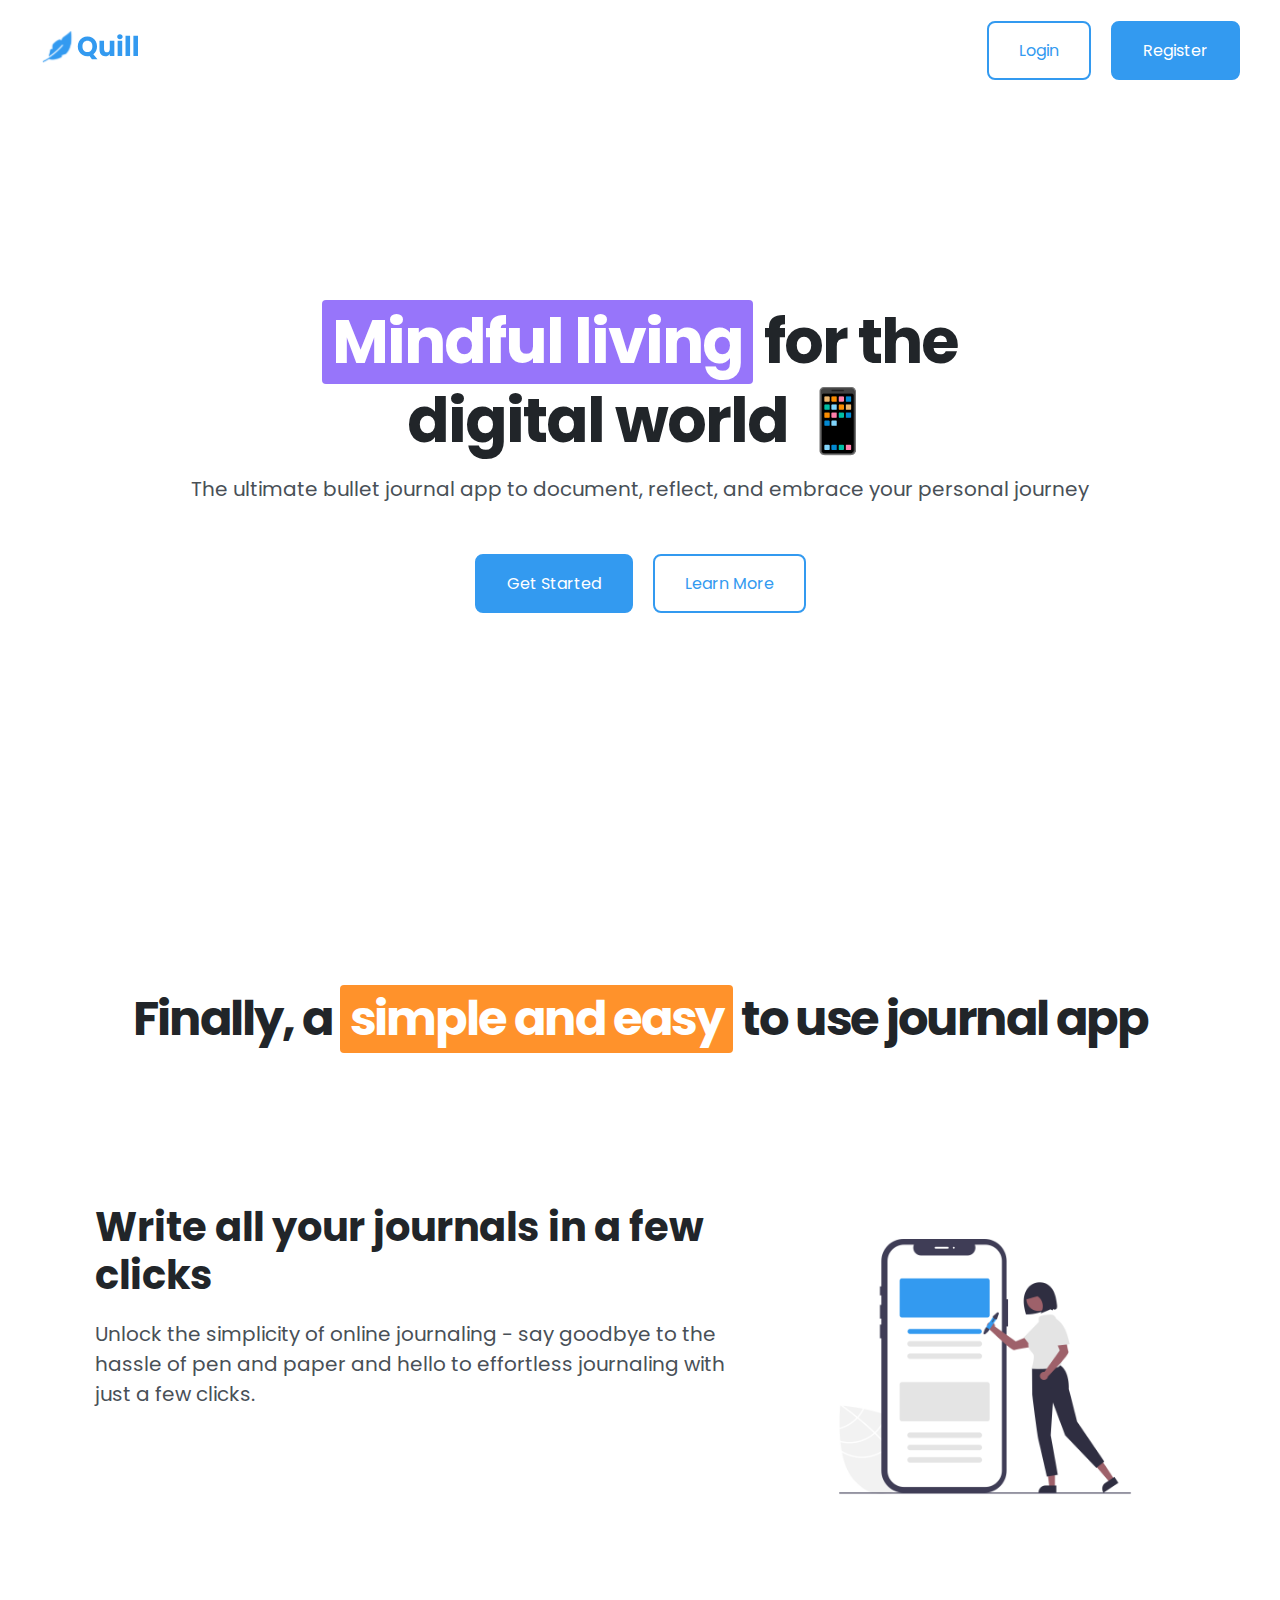
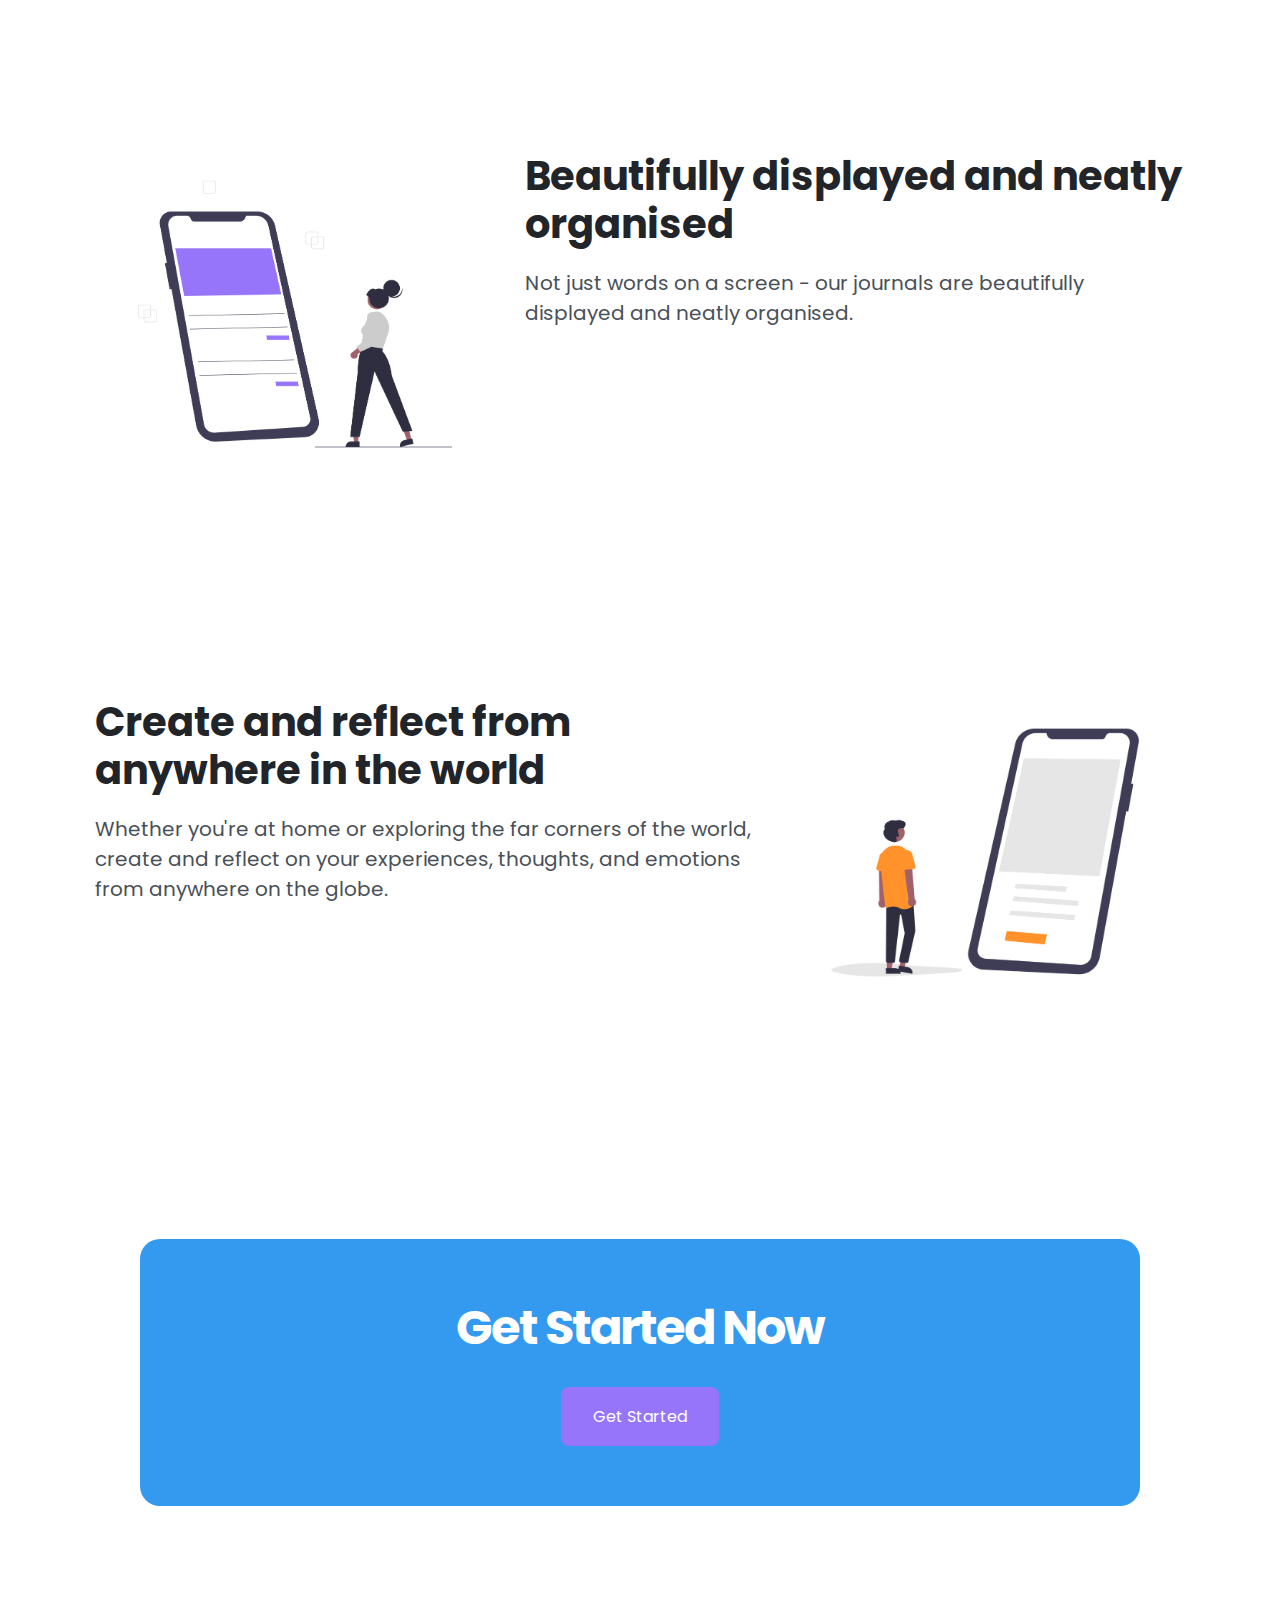
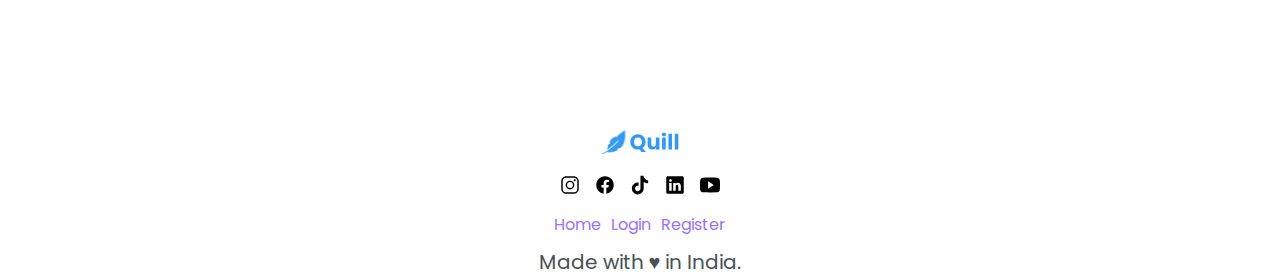
<file: index.html>
<!DOCTYPE html>
<html lang="en"> 
<head>
    <meta charset="UTF-8">
    <meta name="viewport" content="width=device-width, initial-scale=1.0">
    <link rel="preconnect" href="https://fonts.googleapis.com">
    <link rel="preconnect" href="https://fonts.gstatic.com" crossorigin>
    <link href="https://fonts.googleapis.com/css2?family=Poppins:ital,wght@0,100;0,200;0,300;0,400;0,500;0,600;0,700;0,800;0,900;1,100;1,200;1,300;1,400;1,500;1,600;1,700;1,800;1,900&display=swap" rel="stylesheet">
    <link rel="stylesheet" href = "app.css">
    <title>Quill</title>
</head>
<body>
    <div class="container">
    <header class="header">
        <!-- NAVIGATION -->
        <nav class="navbar">
            <a href="index.html"><img class="logo-md" src="quill.svg" alt="quill logo"></a>
            <ul class="nav-btn-container">
                <li><a class="btn btn-primary-outline" href="login.html">Login</a></li>
                <li><a class="btn btn-primary" href="register.html">Register</a></li>
            </ul>
        </nav>

        <!-- HERO SECTION -->
        <section class="hero-section">
            <h1 class="hero-heading"><span class="highlight highlight-secondary">Mindful living</span> for the <br> digital world 📱</h1>
            <p class="hero-paragraph">The ultimate bullet journal app to document, reflect, and embrace your personal journey</p>
            <ul class="hero-section-tags">
                <li><a class=" btn btn-primary"href="register.html">Get Started</a></li>
                <li><a class="btn btn-primary-outline" href="#features">Learn More</a></li>
            </ul>
        </section>
    </header>
    
    <main>
        <!-- FEATURES SECTION -->
        <section class="features-section">
            <h2 class="features-main-heading">Finally, a <span class="highlight highlight-tertiary">simple and easy</span> to use journal app</h2>
            <div class="feature-display">
            <div class="feature-display-flex">
                <div  class="cards">
                    <h3 class="feature-headings">Write all your journals in a few clicks</h3>
                    <p>Unlock the simplicity of online journaling - say goodbye to the hassle of pen and paper and hello to effortless journaling with just a few clicks.</p>
                </div>
                <div>
                    <img class="feature-img" src="features-1.png" alt="simple online journaling">
                </div>          
            </div>
            <div class="feature-display-flex cards-middle">
                <div class="cards ">
                    <h3 class="feature-headings">Beautifully displayed and neatly organised</h3>
                    <p>Not just words on a screen - our journals are beautifully displayed and neatly organised.</p>
                </div>
                <div>
                    <img class="feature-img" src="features-2.png" alt="beautifully displayed journals">
                </div>
            </div>
            <div class="feature-display-flex">
                <div class="cards">
                    <h3 class="feature-headings">Create and reflect from anywhere in the world</h3>
                    <p>Whether you're at home or exploring the far corners of the world, create and reflect on your experiences, thoughts, and emotions from anywhere on the globe.</p>
                </div>
                <div>
                    <img class="feature-img" src="features-3.png" alt="create journals anywhere" width="300px"> 
                </div>
            </div>   
        </div> 
        </section>

        
        <!-- CTA SECTION -->
        <section class="cta-section">
            <div class="cta-card highlight-primary">
                <h2 class="cta-heading">Get Started Now</h2>
                <a class="btn btn-secondary" href="register.html">Get Started</a>
            </div>
        </section>
    </main>
    

    <!-- FOOTER -->
    <footer class="footer">
        <a href="index.html"><img class="logo-sm" src="quill.svg" alt="quill logo"></a>
        <ul class="social-icon-container">
            <li><a  class="social-icons" href="https://www.instagram.com/"><img class="social-icons" src="instagram.svg" alt="instagram logo" widt></a></li>
            <li><a  class="social-icons" href="https://www.facebook.com/"><img class="social-icons" src="facebook.svg" alt="facebook logo" widt></a></li>
            <li><a  class="social-icons" href="https://www.tiktok.com/"><img  class="social-icons"src="tiktok.svg" alt="tiktok logo" widt></a></li>
            <li><a  class="social-icons" href="https://www.linkedin.com/"><img  class="social-icons"src="linkedin.svg" alt="linkedin logo" widt></a></li>
            <li><a  class="social-icons" href="https://www.youtube.com/"><img class="social-icons" src="youtube.svg" alt="youtube logo" widt></a></li>
        </ul>
        <ul class="footer-links-container">
            <li><a href="index.html">Home</a></li>
            <li><a href="login.html">Login</a></li>
            <li><a href="register.html">Register</a></li>
        </ul>
    
        <p>Made with ♥︎ in India.</p>
    </footer>
    </div>
    
</body>
</html>
</file>
<file: app.css>
:root {
    --nav-height: 100px;
}
*{
    box-sizing: border-box;
    margin: 0;
    padding: 0;
}

html {
    font-size: 62.5%;
}
.container {
    max-width: 1200px;
    width: 95%;
    margin: 0 auto;
}

a {
    text-decoration: none;
    font-size: 1.6rem;
    font-family: "poppins", sans-serif;
    color: #495057;
    display: inline-block;
}

a:link, a:visited{
    color: #9775fa;
}

a:hover, a:active{
    color:  #7048e8;
}

ul {
 list-style: none;
}

/* .header {
    height: 100vh;
    min-height: 800px;
} */

span {
    display: inline-block;
}

h1 {
    text-align: center;
    line-height: 1.2;
    letter-spacing: -2px;
    font-size: 6.2rem;
    font-family: "poppins", sans-serif;
    color: #212529;
}

h2 {
    text-align: center;
    line-height: 1.2;
    letter-spacing: -2px;
    font-size: 4.8rem;
    font-family: "poppins", sans-serif;
    color: #212529;
}

h3 {
    line-height: 1.2;
    letter-spacing: 0px;
    font-size: 4rem;
    font-family: "poppins", sans-serif;
    color: #212529;
}

p {
    line-height: 1.5;
    font-size: 2rem;
    font-family: "poppins", sans-serif;
    color: #495057;
}

.btn {
    font-weight: 400;
    font-family: "poppins",sans-serif;
    font-size: 1.6rem;
    text-decoration: none;
    padding: 1.5rem 3rem;
    border-radius: 8px;
}

.btn-primary:link, .btn-primary:visited {
    color: white;
    background-color: #339af0;
    border: 2px solid  #339af0;
}

.btn-primary:hover ,.btn-primary:active{

    color: white;
    background-color: #1c7ed6;
    border: 2px solid  #1c7ed6;
}

.btn-primary-outline:link, .btn-primary-outline:visited{
    color:#339af0;
    background-color: white;
    border: 2px solid  #339af0;
}

.btn-primary-outline:hover, .btn-primary-outline:active{
    color:#1c7ed6;
    background-color: white;
    border: 2px solid  #1c7ed6;
}



.btn-secondary:link, .btn-secondary:visited{
    color: white;
    background-color: #9775fa;
    border: 2px solid #9775fa;
}

.btn-secondary:hover, .btn-secondary:active{
    color: white;
    background-color: #7048e8;
    border: 2px solid #7048e8;
}

.highlight {
    color: white;
    padding: .5rem 1rem;
    border-radius: 4px;

}

.highlight-primary {
    background-color: #339af0;
}
.highlight-secondary {
    background-color: #9775fa;
}

.highlight-tertiary {
    background-color: #ff922b;
}


.logo-md {
    width: 100px;
}
.logo-sm {
    width: 80px;
}

.navbar {
    height: var(--nav-height);
    display: flex;
    justify-content: space-between;
    align-items: center;
    margin-bottom: 20rem;
}

.nav-btn-container {
    display: flex;
    gap: 2rem;
}
.hero-heading {
    margin-bottom: 1.5rem;
}
.hero-paragraph {
    margin-bottom: 5rem;
}

.header {
    margin-bottom: 20rem;
}

.hero-section {
    height: calc(65vh - var(--nav-height));
    min-height: 400px;
    text-align: center;
    margin-bottom:15rem;
}

.hero-section-tags {
    display: flex;
    gap: 2rem;
    justify-content: center;

}

.feature-display {
    display: flex;
    flex-direction: column;
    gap: 22rem;
}

.feature-display-flex {
    display:flex;
    gap: 3rem;
    justify-content: center;
    
    
}
.cards {
    width: 55%;
}

.cards-middle {
    display: flex;
    flex-direction: row-reverse;
}
.features-section {
    margin-bottom: 23rem;
}

.features-main-heading {
    text-align: center;
    margin-bottom: 15rem;
}
.feature-headings {
    margin-bottom: 2rem;
}
.feature-img {
    max-width: 400px;
    width: 100%;
}

.cta-section {
    text-align: center;
    margin-bottom: 22rem;
}
.cta-card {
    
    text-align: center;
    background-color: #339af0;
    max-width: 1000px;
    padding: 6rem 13rem;
    border-radius:20px;
    margin: 0 auto;
}


.cta-heading {
    margin-bottom: 3rem;
    color: white;
}
.footer{

    display: flex;
    flex-direction: column;
    align-items: center;
    gap: 1rem;
}

.social-icons {
    width: 20px;
}

.social-icon-container {
    display: flex;
    gap: 1.5rem;
}

.footer-links-container {

    display: flex;
    gap: 1rem;
}
</file>
